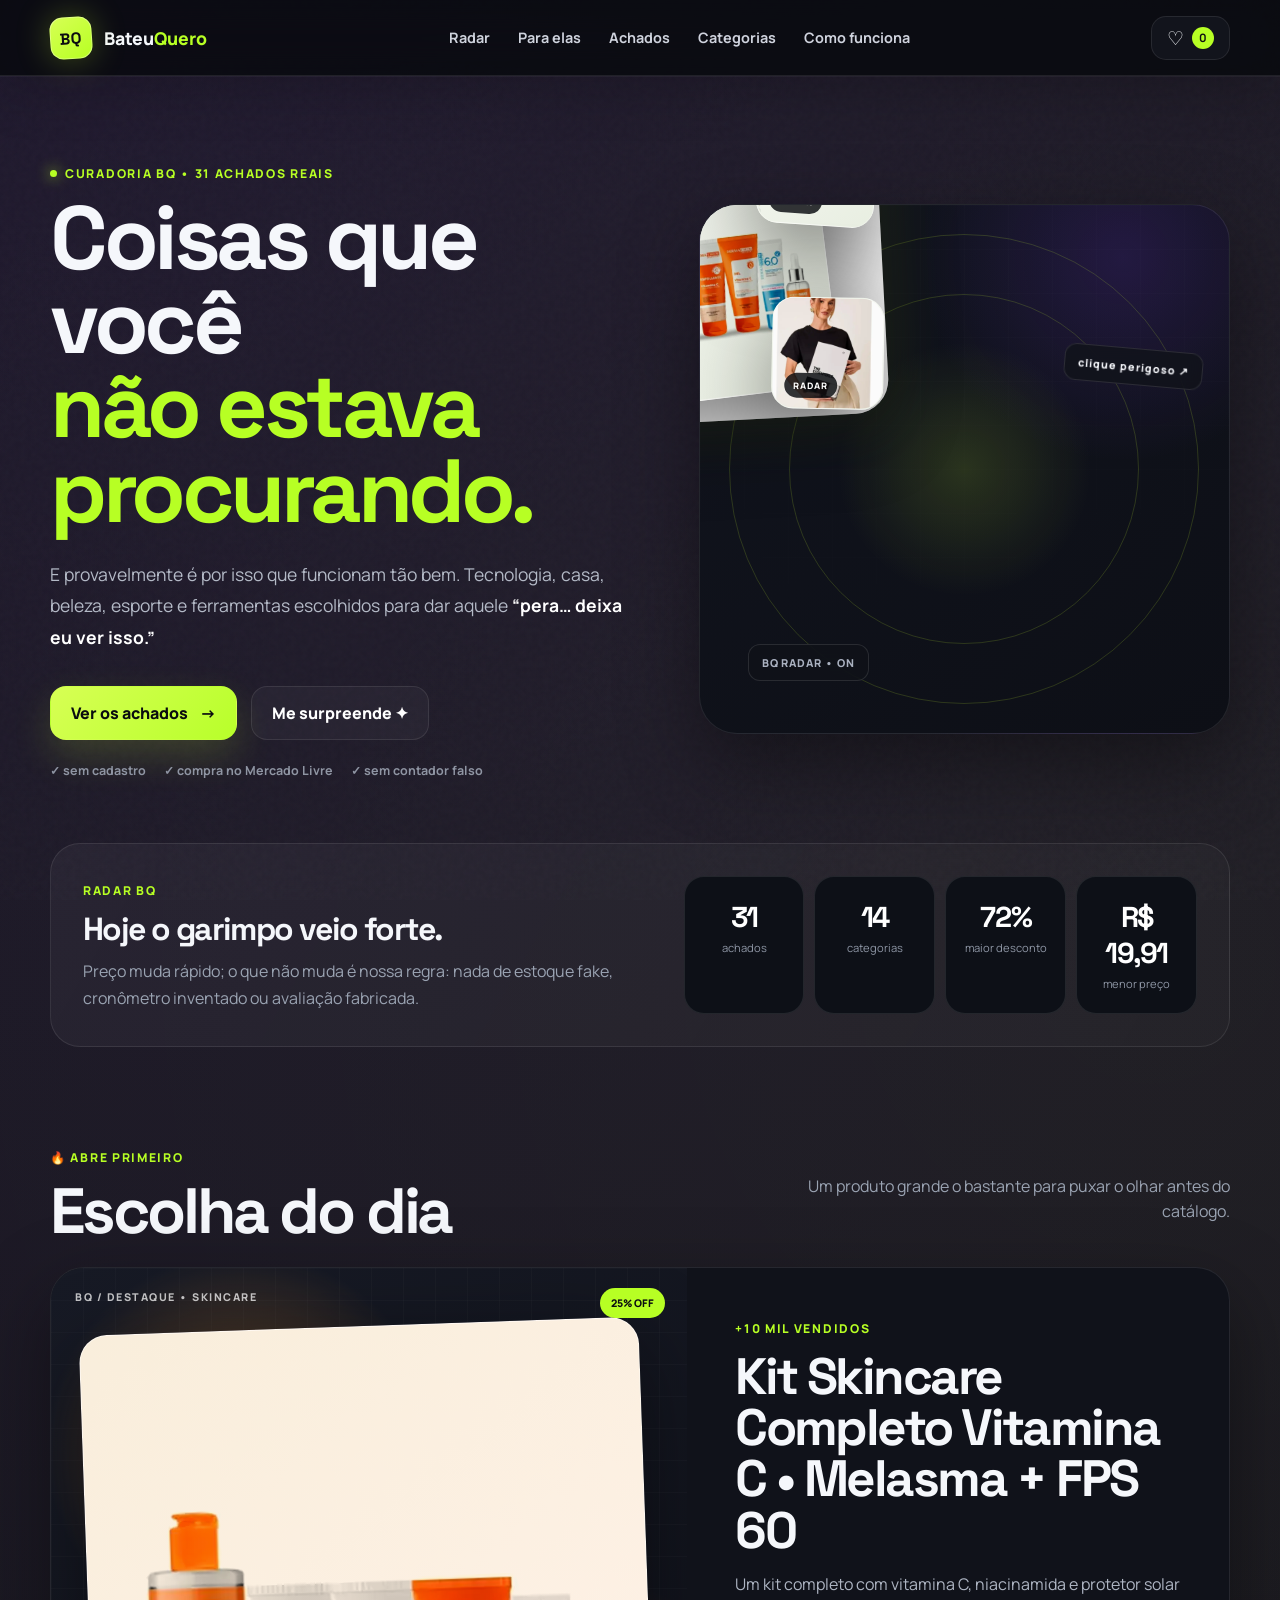
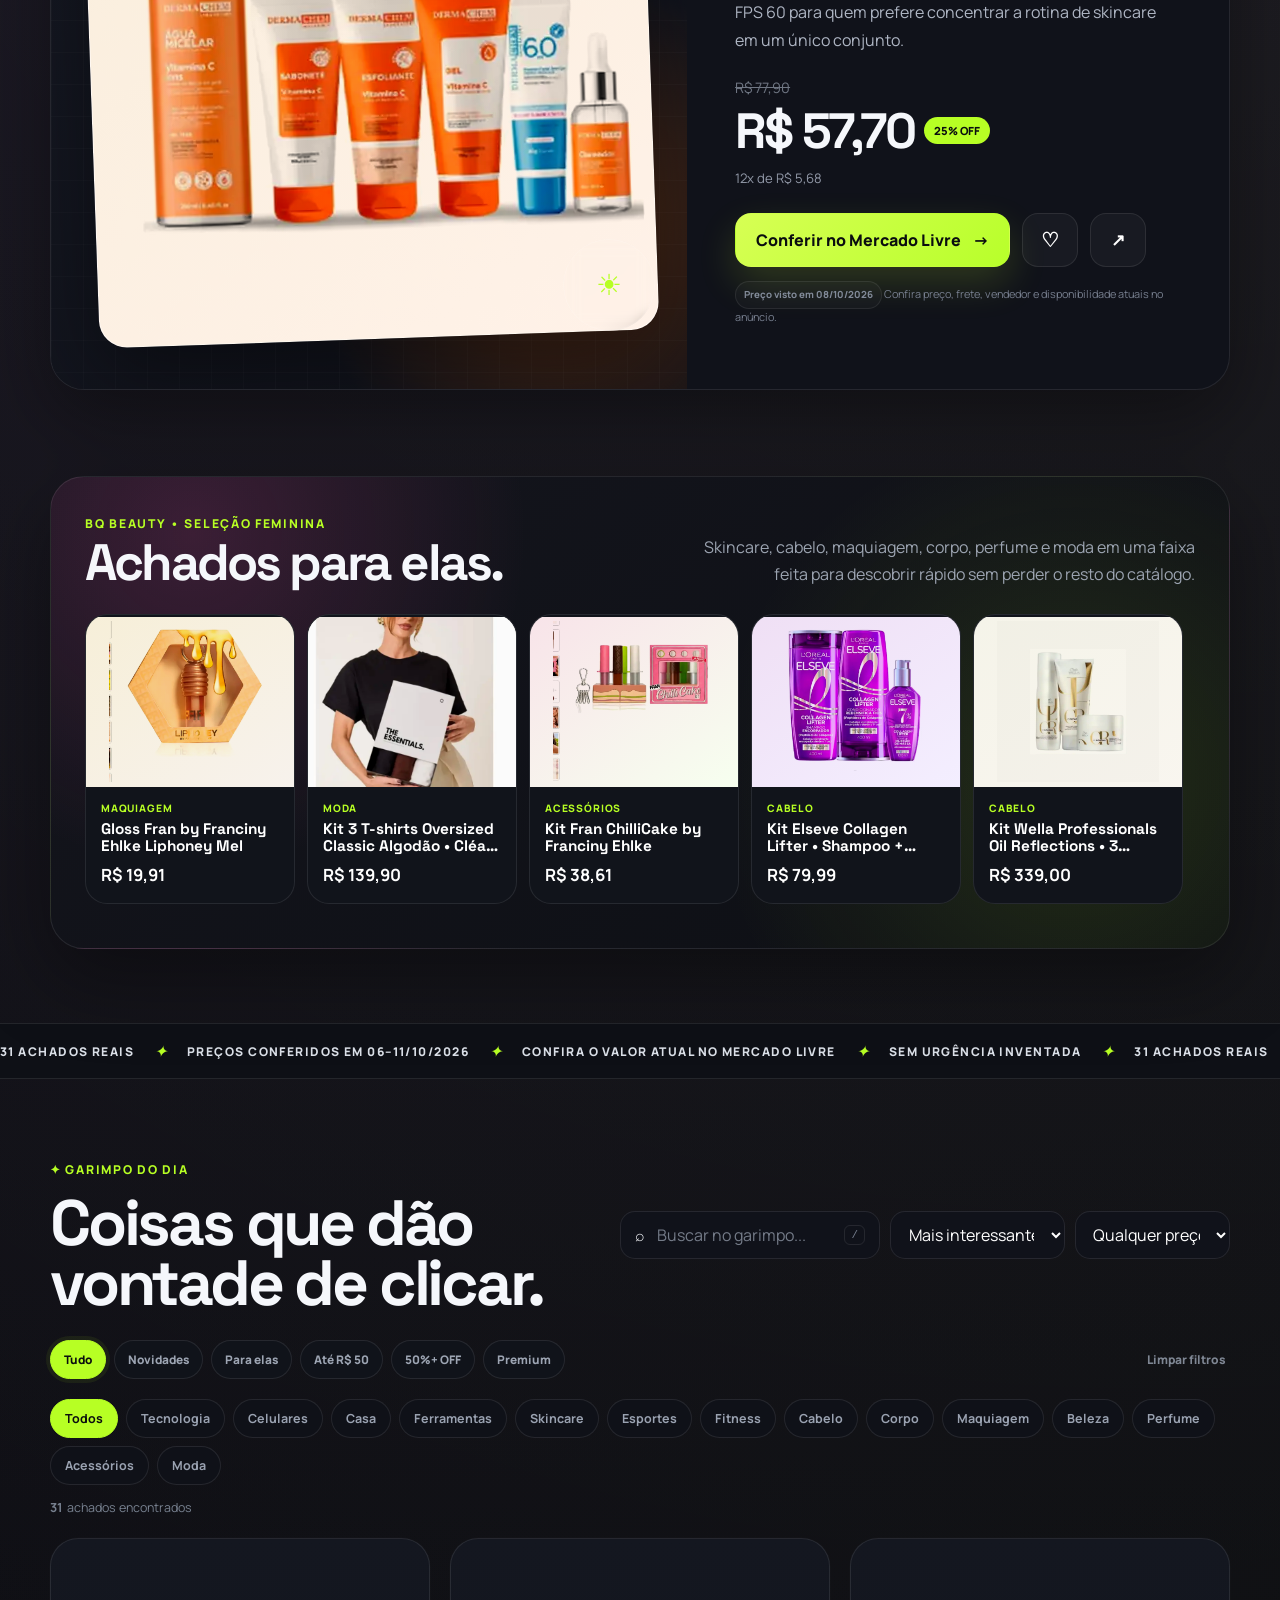
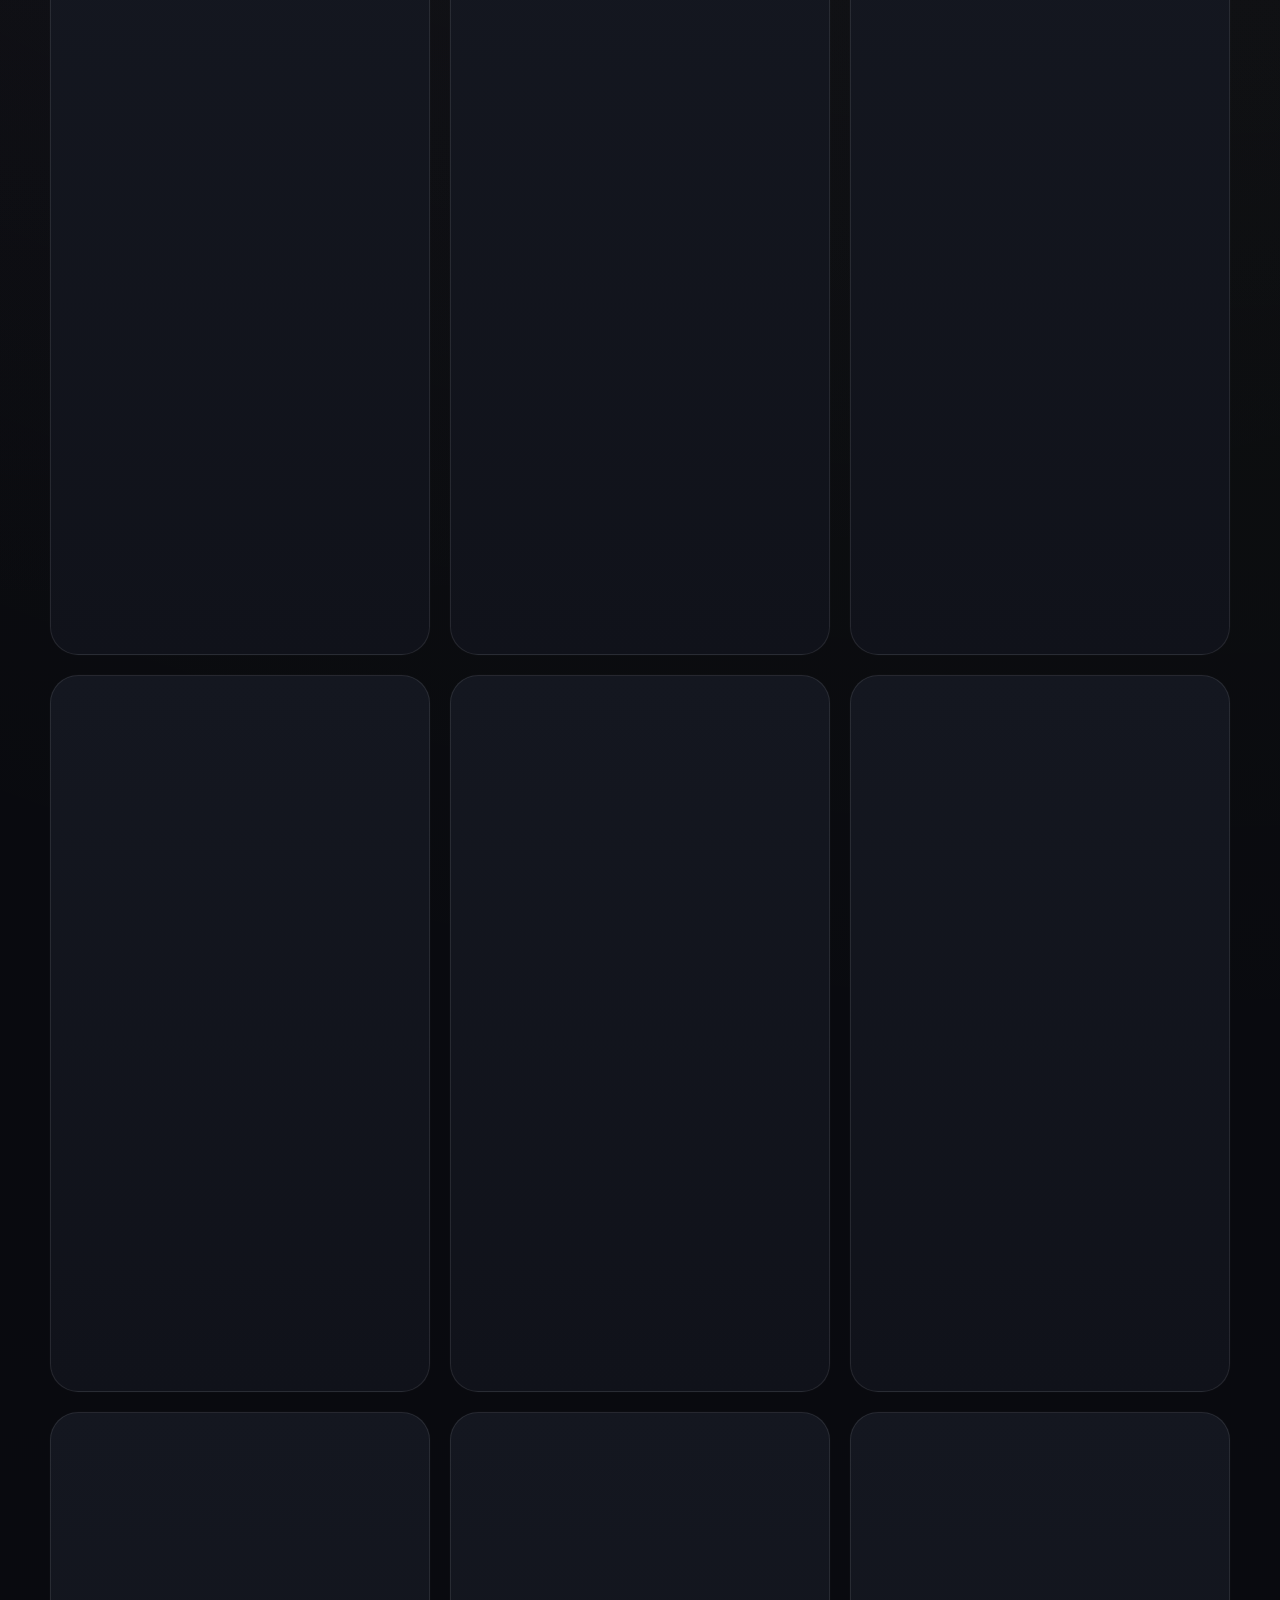
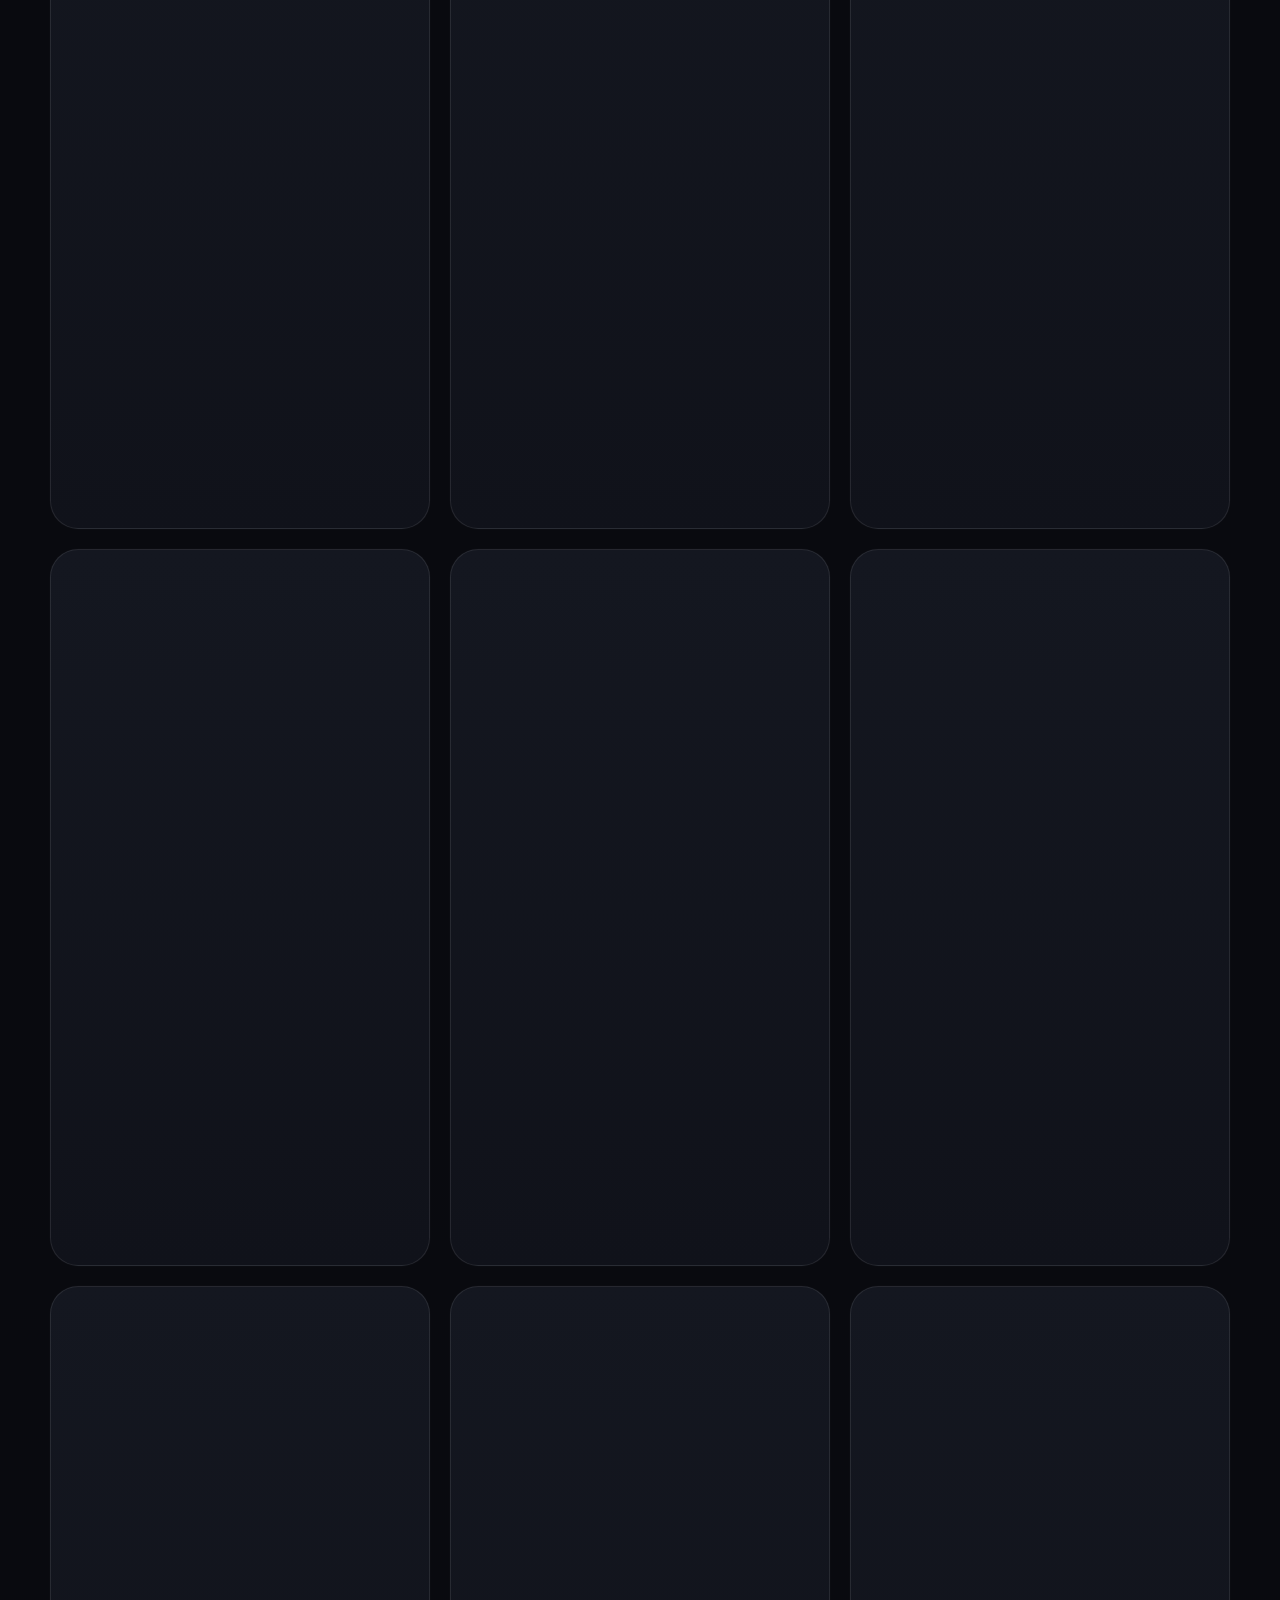
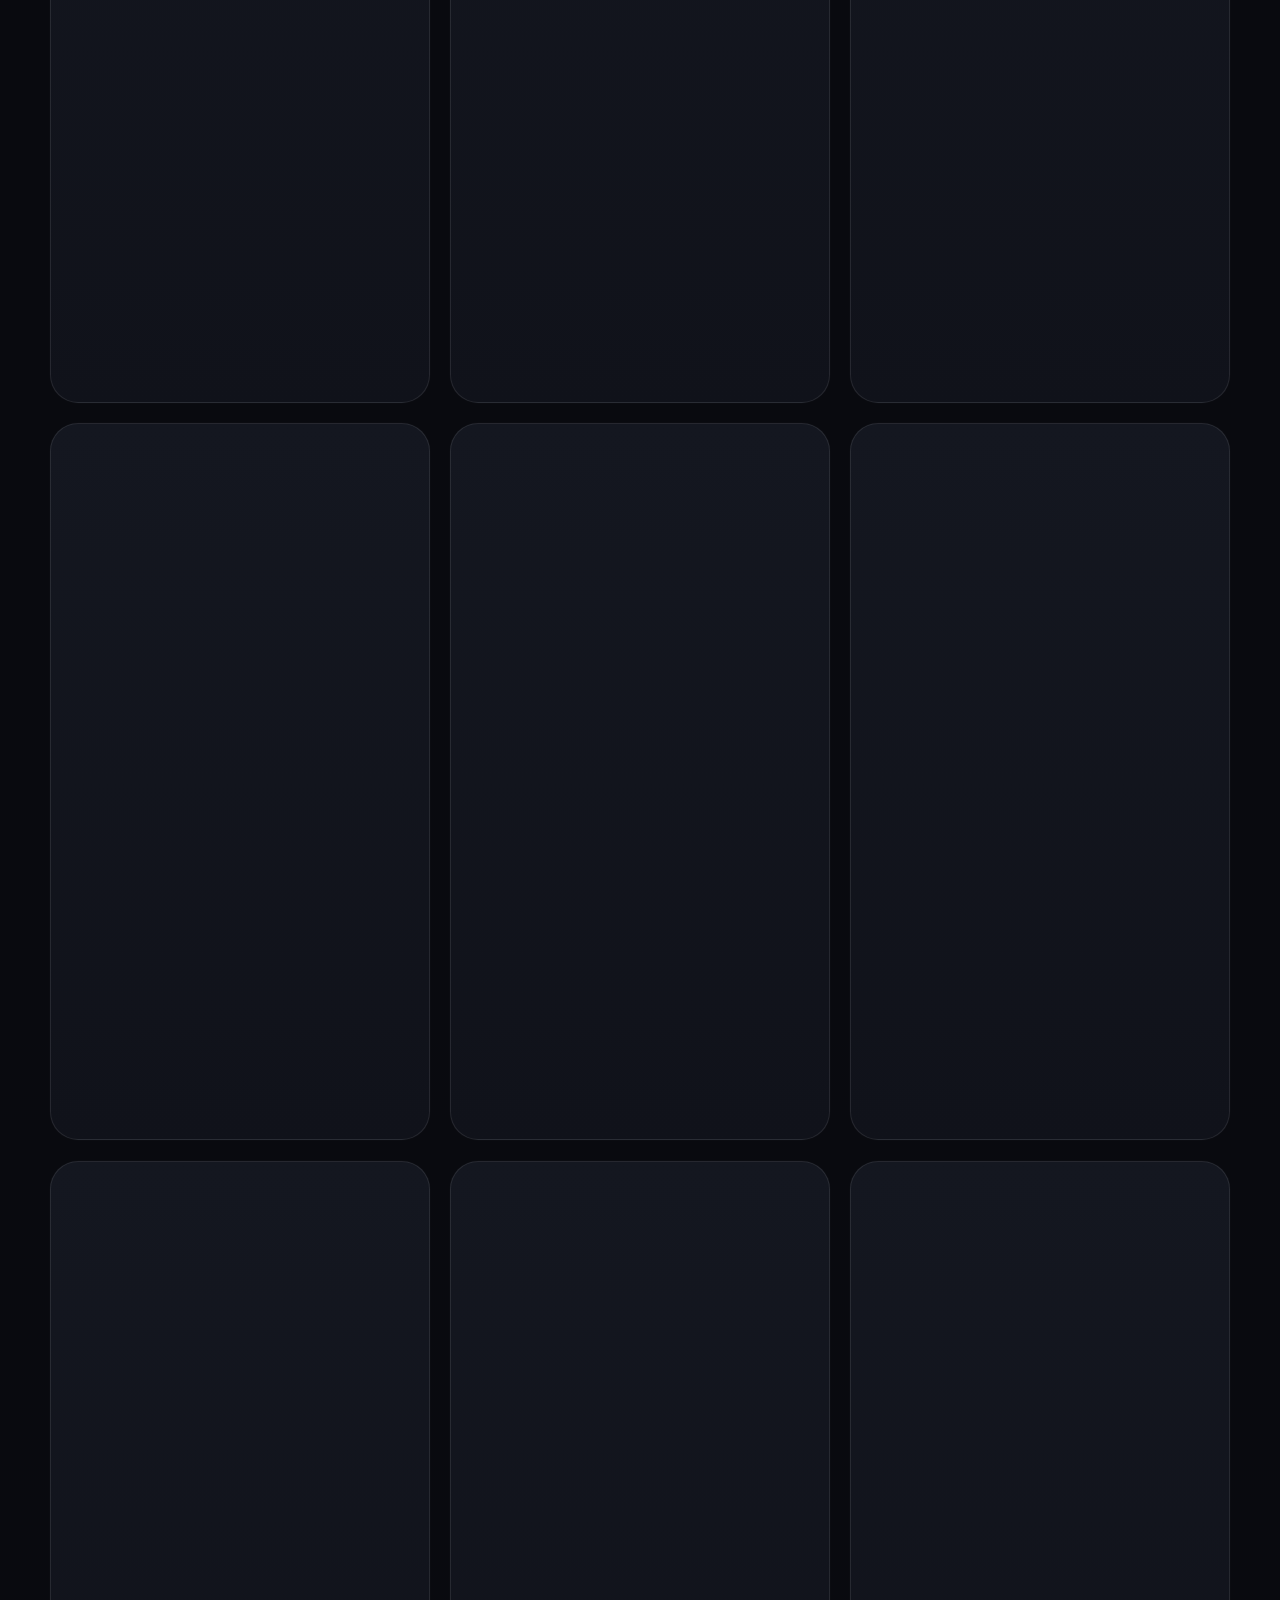
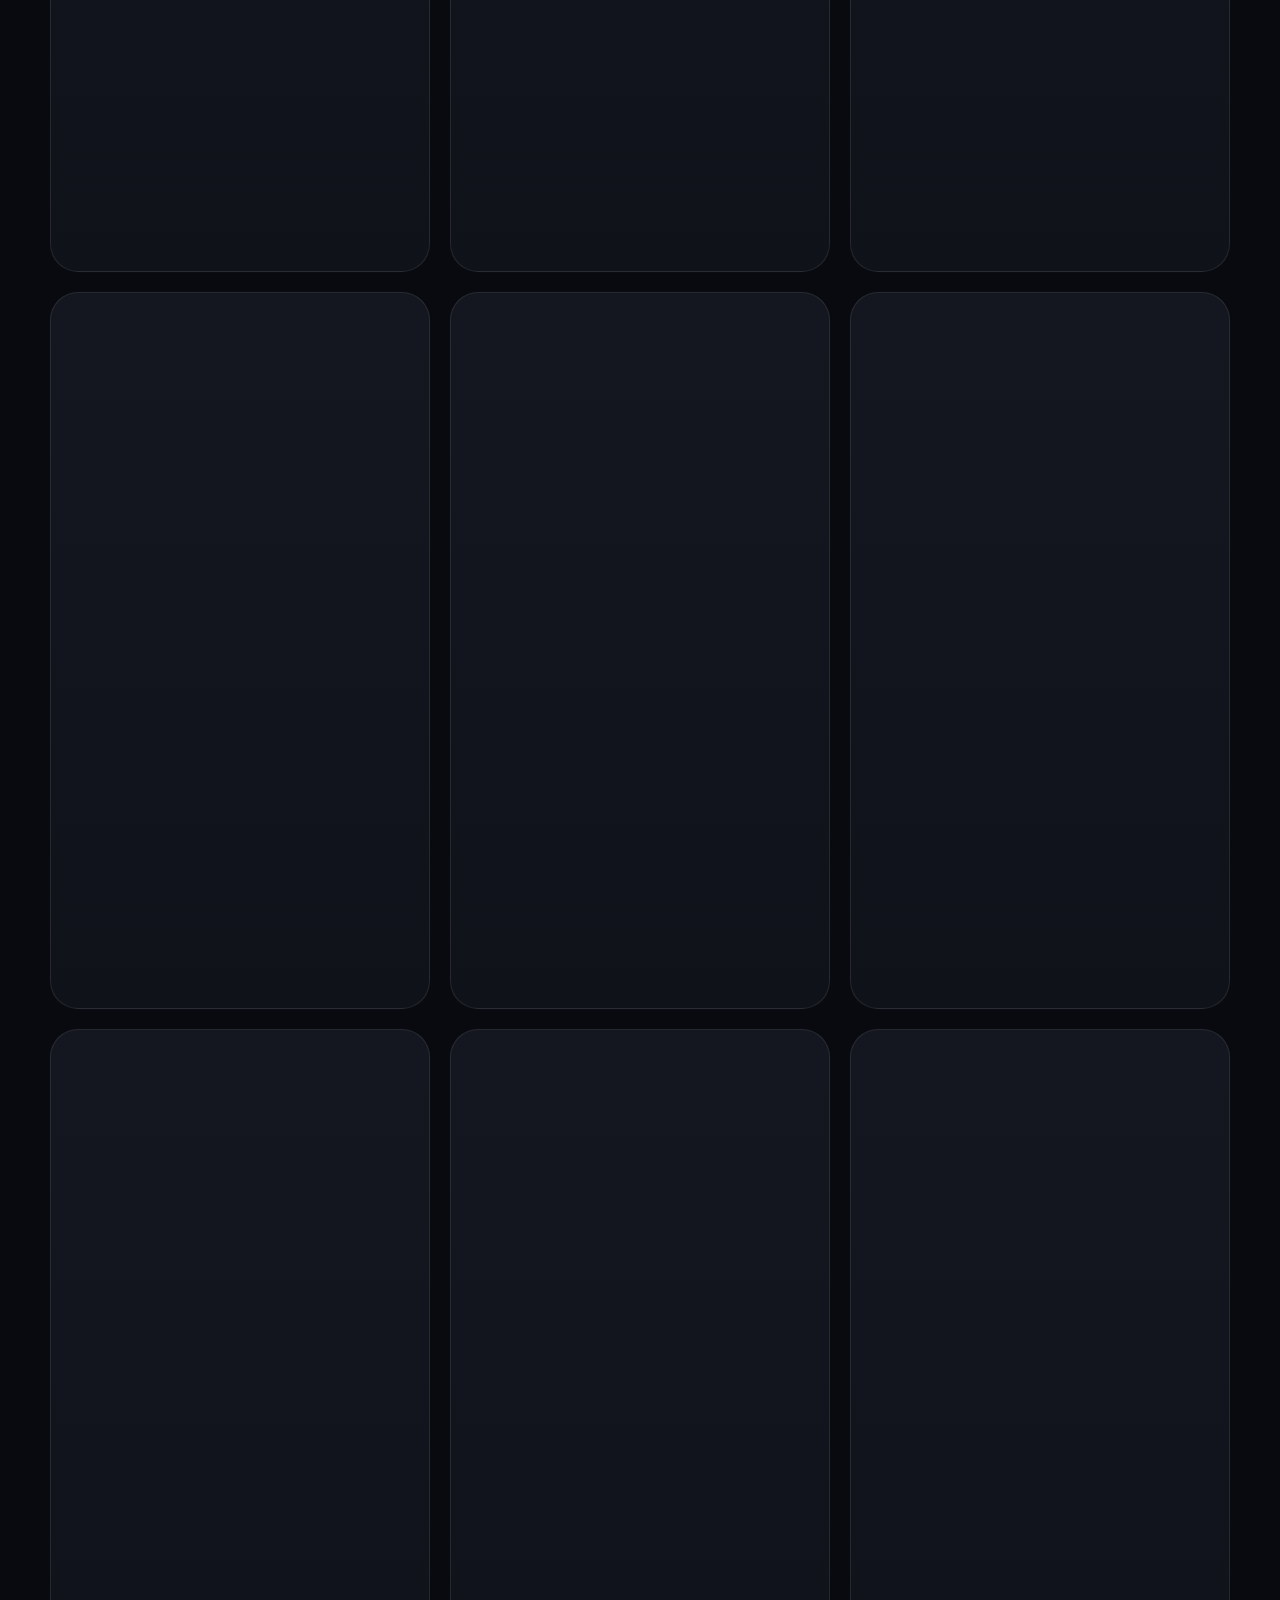
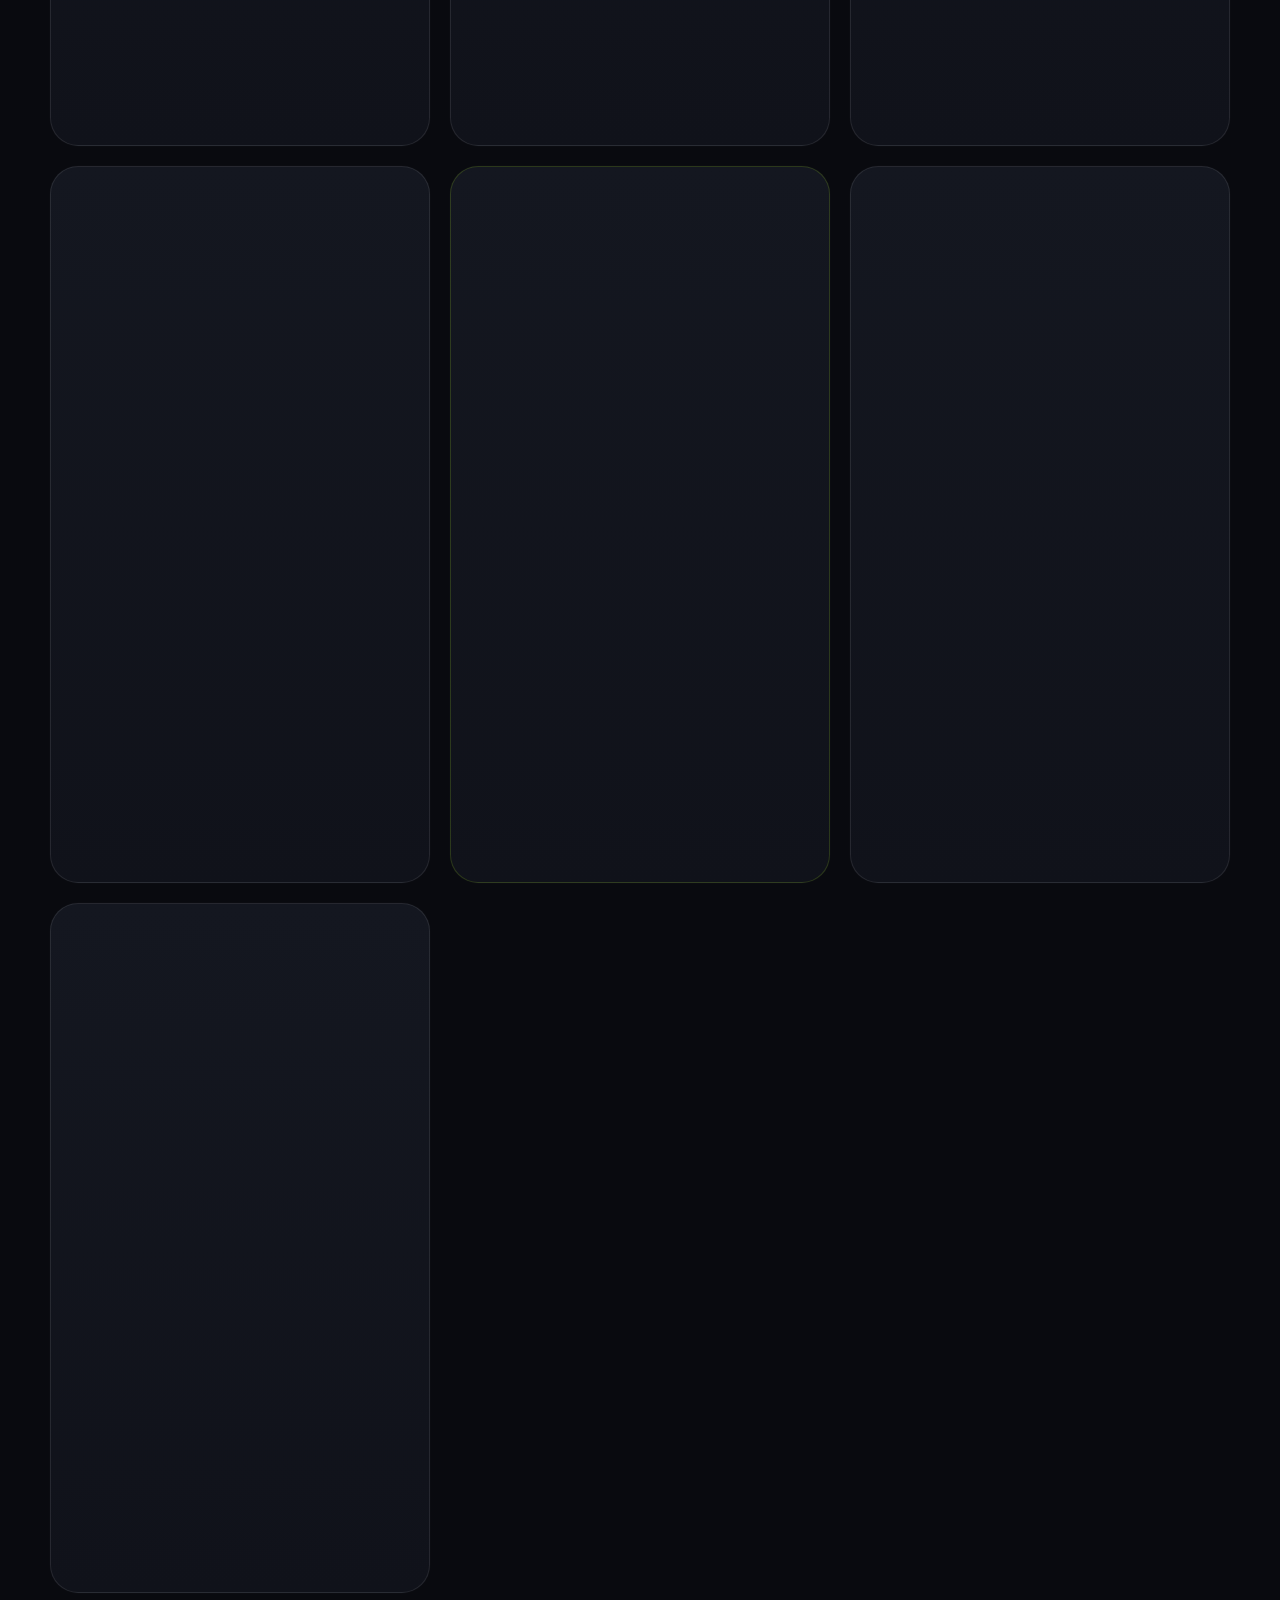
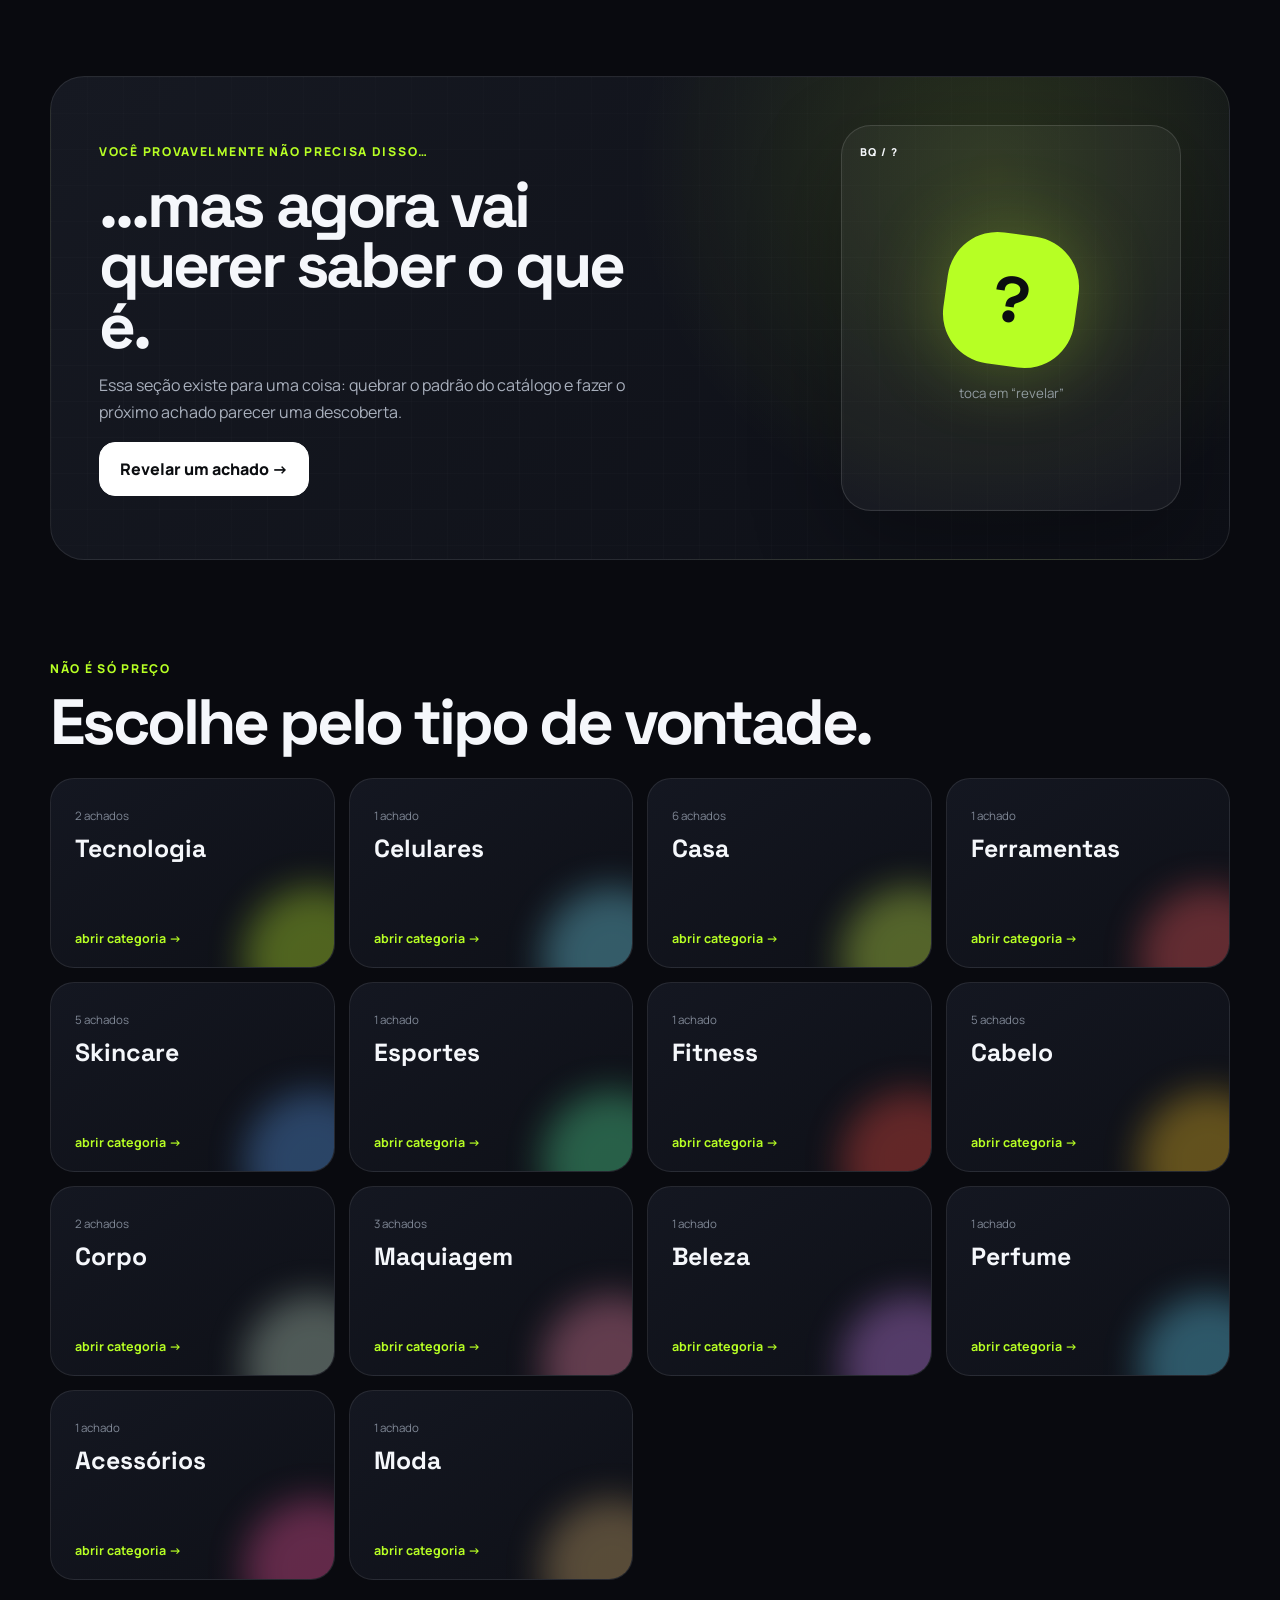
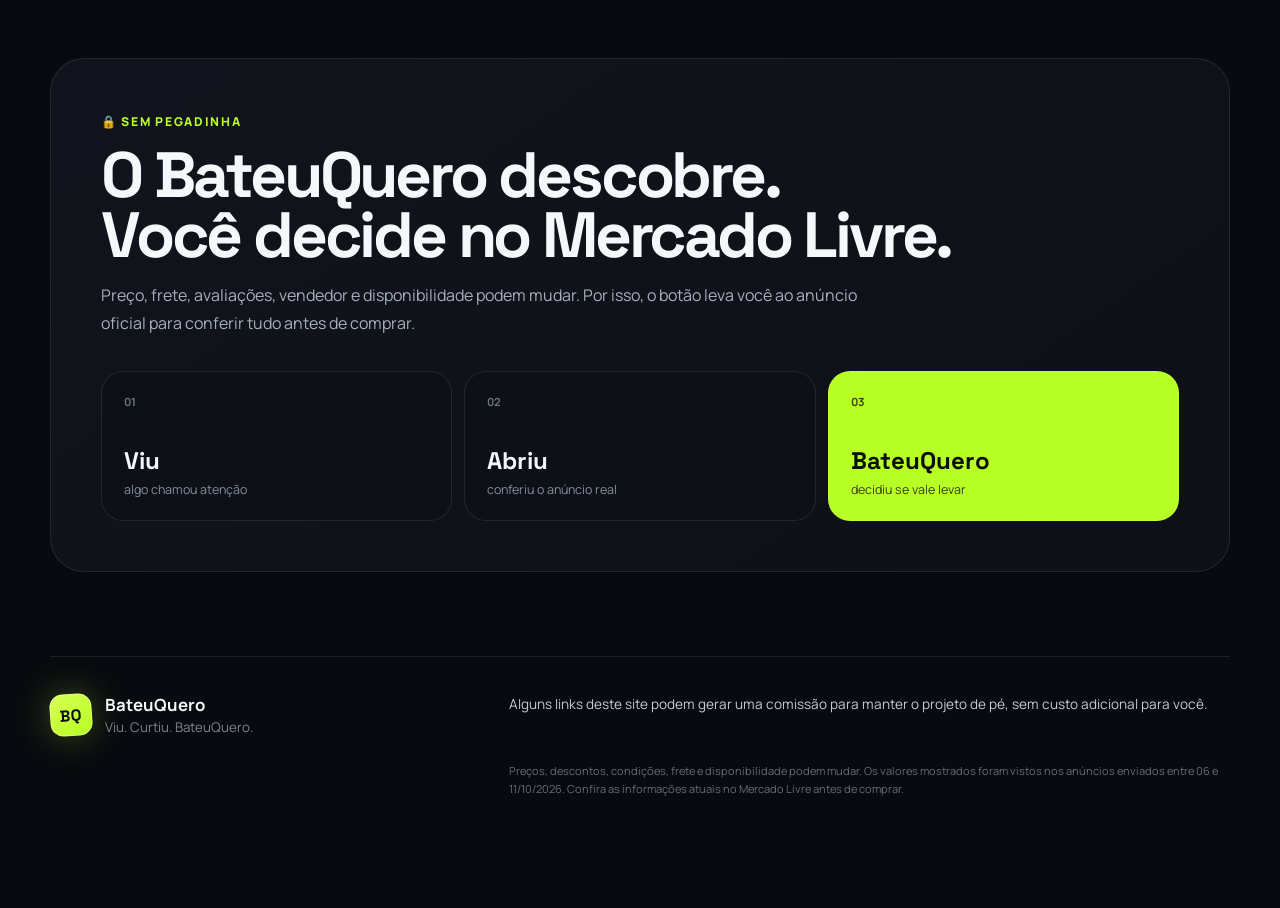
<file: index.html>
<!doctype html>
<html lang="pt-BR">
<head>
  <meta charset="utf-8">
  <meta name="viewport" content="width=device-width, initial-scale=1">
  <meta name="theme-color" content="#090a0f">
  <meta name="description" content="BateuQuero — achados que fazem você parar o scroll.">
  <meta name="robots" content="noindex, nofollow, noarchive, nosnippet, noimageindex">
  <meta name="googlebot" content="noindex, nofollow, noarchive, nosnippet, noimageindex">
  <title>BateuQuero — achados que dão vontade</title>
  <link rel="preconnect" href="https://fonts.googleapis.com">
  <link rel="preconnect" href="https://fonts.gstatic.com" crossorigin>
  <link href="https://fonts.googleapis.com/css2?family=Manrope:wght@400;500;600;700;800&family=Space+Grotesk:wght@500;600;700&display=swap" rel="stylesheet">
  <link rel="stylesheet" href="style.css?v=8">
</head>
<body>
  <div class="noise" aria-hidden="true"></div>
  <header class="topbar">
    <a class="brand" href="#top" aria-label="BateuQuero, início">
      <span class="brand-mark">BQ</span>
      <span class="brand-copy">Bateu<span>Quero</span></span>
    </a>
    <nav class="desktop-nav">
      <a href="#radar">Radar</a>
      <a href="#para-elas">Para elas</a>
      <a href="#achados">Achados</a>
      <a href="#categorias">Categorias</a>
      <a href="#como-funciona">Como funciona</a>
    </nav>
    <button class="favorite-pill" id="favTop" aria-label="Abrir favoritos">
      <span>♡</span><b id="favCount">0</b>
    </button>
  </header>

  <main id="top">
    <section class="hero section-shell">
      <div class="hero-copy">
        <span class="eyebrow"><i></i> curadoria BQ • 31 achados reais</span>
        <h1>Coisas que você<br><span>não estava procurando.</span></h1>
        <p class="hero-lead">E provavelmente é por isso que funcionam tão bem. Tecnologia, casa, beleza, esporte e ferramentas escolhidos para dar aquele <strong>“pera… deixa eu ver isso.”</strong></p>
        <div class="hero-actions">
          <a class="btn btn-primary" href="#achados">Ver os achados <span>→</span></a>
          <button class="btn btn-secondary" id="surpriseBtn">Me surpreende ✦</button>
        </div>
        <div class="hero-proof">
          <span>✓ sem cadastro</span>
          <span>✓ compra no Mercado Livre</span>
          <span>✓ sem contador falso</span>
        </div>
      </div>

      <div class="hero-art" aria-hidden="true">
        <div class="hero-gridlines"></div>
        <div class="hero-orbit orbit-1"></div>
        <div class="hero-orbit orbit-2"></div>
        <div class="hero-product" id="heroProductPreview"></div>
        <div class="hero-label label-a">ACHADO DO DIA</div>
        <div class="hero-label label-b">clique perigoso ↗</div>
        <div class="hero-label label-c">BQ RADAR • ON</div>
      </div>
    </section>

    <section class="radar section-shell" id="radar">
      <div class="radar-card">
        <div class="radar-intro">
          <span class="section-kicker">RADAR BQ</span>
          <h2>Hoje o garimpo veio forte.</h2>
          <p>Preço muda rápido; o que não muda é nossa regra: nada de estoque fake, cronômetro inventado ou avaliação fabricada.</p>
        </div>
        <div class="radar-stats">
          <div class="stat"><strong>31</strong><span>achados</span></div>
          <div class="stat"><strong>14</strong><span>categorias</span></div>
          <div class="stat"><strong>72%</strong><span>maior desconto</span></div>
          <div class="stat"><strong>R$ 19,91</strong><span>menor preço</span></div>
        </div>
      </div>
    </section>

    <section class="section-shell spotlight" id="destaque">
      <div class="section-head">
        <div>
          <span class="section-kicker">🔥 ABRE PRIMEIRO</span>
          <h2>Escolha do dia</h2>
        </div>
        <p>Um produto grande o bastante para puxar o olhar antes do catálogo.</p>
      </div>
      <div id="featuredProduct"></div>
    </section>


    <section class="section-shell beauty-edit" id="para-elas">
      <div class="beauty-edit-card">
        <div class="beauty-edit-head">
          <div>
            <span class="section-kicker">BQ BEAUTY • SELEÇÃO FEMININA</span>
            <h2>Achados para elas.</h2>
          </div>
          <p>Skincare, cabelo, maquiagem, corpo, perfume e moda em uma faixa feita para descobrir rápido sem perder o resto do catálogo.</p>
        </div>
        <div class="beauty-rail" id="beautyRail" aria-label="Seleção feminina"></div>
      </div>
    </section>

    <section class="ticker" aria-label="Informações rápidas">
      <div class="ticker-track">
        <span>31 ACHADOS REAIS</span><i>✦</i>
        <span>PREÇOS CONFERIDOS EM 06–11/10/2026</span><i>✦</i>
        <span>CONFIRA O VALOR ATUAL NO MERCADO LIVRE</span><i>✦</i>
        <span>SEM URGÊNCIA INVENTADA</span><i>✦</i>
        <span>31 ACHADOS REAIS</span><i>✦</i>
        <span>VOCÊ COMPRA DIRETO NO MARKETPLACE</span><i>✦</i>
      </div>
    </section>

    <section class="discovery section-shell" id="achados">
      <div class="section-head discovery-head">
        <div>
          <span class="section-kicker">✦ GARIMPO DO DIA</span>
          <h2>Coisas que dão vontade de clicar.</h2>
        </div>
        <div class="discovery-tools">
          <div class="searchbox">
            <span>⌕</span>
            <input id="searchInput" type="search" placeholder="Buscar no garimpo..." autocomplete="off">
            <kbd>/</kbd>
          </div>
          <select id="sortSelect" aria-label="Ordenar produtos">
            <option value="featured">Mais interessantes</option>
            <option value="new">Mais novos</option>
            <option value="discount">Maior desconto</option>
            <option value="low">Menor preço</option>
            <option value="high">Maior preço</option>
          </select>
          <select id="priceSelect" aria-label="Filtrar por preço">
            <option value="all">Qualquer preço</option>
            <option value="50">Até R$ 50</option>
            <option value="100">Até R$ 100</option>
            <option value="200">Até R$ 200</option>
            <option value="200plus">Acima de R$ 200</option>
          </select>
        </div>
      </div>

      <div class="filter-zone">
        <div class="quick-filters" id="quickFilters" aria-label="Filtros rápidos"></div>
        <button class="clear-filters" id="clearFiltersBtn">Limpar filtros</button>
      </div>
      <div class="chips" id="categoryChips"></div>
      <div class="result-line"><strong id="resultCount">31</strong> <span id="resultLabel">achados encontrados</span></div>
      <div class="product-grid" id="productGrid"></div>
      <div class="empty-state" id="emptyState" hidden>
        <strong>¯\_(ツ)_/¯</strong>
        <h3>Nada por aqui.</h3>
        <p>Tenta outra busca ou volta para “Todos”.</p>
      </div>
    </section>

    <section class="section-shell desire-strip">
      <div class="desire-copy">
        <span class="section-kicker">VOCÊ PROVAVELMENTE NÃO PRECISA DISSO…</span>
        <h2>…mas agora vai querer saber o que é.</h2>
        <p>Essa seção existe para uma coisa: quebrar o padrão do catálogo e fazer o próximo achado parecer uma descoberta.</p>
        <button class="btn btn-light" id="randomReveal">Revelar um achado →</button>
      </div>
      <div class="mystery-card" id="mysteryCard" aria-live="polite">
        <span class="mystery-index">BQ / ?</span>
        <div class="mystery-orb">?</div>
        <small>toca em “revelar”</small>
      </div>
    </section>

    <section class="section-shell category-showcase" id="categorias">
      <div class="section-head">
        <div>
          <span class="section-kicker">NÃO É SÓ PREÇO</span>
          <h2>Escolhe pelo tipo de vontade.</h2>
        </div>
      </div>
      <div class="category-cards" id="categoryCards"></div>
    </section>

    <section class="section-shell trust-section" id="como-funciona">
      <div class="trust-card">
        <span class="section-kicker">🔒 SEM PEGADINHA</span>
        <h2>O BateuQuero descobre.<br>Você decide no Mercado Livre.</h2>
        <p>Preço, frete, avaliações, vendedor e disponibilidade podem mudar. Por isso, o botão leva você ao anúncio oficial para conferir tudo antes de comprar.</p>
        <div class="trust-steps">
          <div><b>01</b><strong>Viu</strong><span>algo chamou atenção</span></div>
          <div><b>02</b><strong>Abriu</strong><span>conferiu o anúncio real</span></div>
          <div class="accent"><b>03</b><strong>BateuQuero</strong><span>decidiu se vale levar</span></div>
        </div>
      </div>
    </section>
  </main>

  <footer class="section-shell">
    <div class="footer-brand">
      <span class="brand-mark">BQ</span>
      <div><strong>BateuQuero</strong><small>Viu. Curtiu. BateuQuero.</small></div>
    </div>
    <p class="affiliate-note">Alguns links deste site podem gerar uma comissão para manter o projeto de pé, sem custo adicional para você.</p>
    <p class="fineprint">Preços, descontos, condições, frete e disponibilidade podem mudar. Os valores mostrados foram vistos nos anúncios enviados entre 06 e 11/10/2026. Confira as informações atuais no Mercado Livre antes de comprar.</p>
  </footer>

  <nav class="mobile-nav" aria-label="Navegação mobile">
    <a href="#top"><span>⌂</span><small>Início</small></a>
    <a href="#achados"><span>🔥</span><small>Achados</small></a>
    <button id="mobileSearchBtn"><span>⌕</span><small>Buscar</small></button>
    <button id="favMobile"><span>♡</span><small>Salvos</small></button>
  </nav>

  <dialog class="modal" id="productModal">
    <button class="modal-close" id="modalClose" aria-label="Fechar">×</button>
    <div id="modalContent"></div>
  </dialog>

  <div class="toast" id="toast" role="status" aria-live="polite"></div>
  <script src="products.js?v=8"></script>
  <script src="app.js?v=8"></script>
</body>
</html>
</file>
<file: style.css>
:root{
  --bg:#090a0f;
  --panel:#11131b;
  --panel-2:#151823;
  --text:#f5f7fb;
  --muted:#9ba2b3;
  --line:rgba(255,255,255,.09);
  --acid:#cbff32;
  --acid-2:#9dff47;
  --shadow:0 28px 80px rgba(0,0,0,.38);
  --radius:28px;
}
*{box-sizing:border-box}
html{scroll-behavior:smooth}
body{
  margin:0;
  background:
    radial-gradient(circle at 15% 0%, rgba(124,58,237,.14), transparent 28%),
    radial-gradient(circle at 90% 7%, rgba(203,255,50,.08), transparent 26%),
    var(--bg);
  color:var(--text);
  font-family:"Manrope",sans-serif;
  min-height:100vh;
}
a{color:inherit;text-decoration:none}
button,input,select{font:inherit}
button{color:inherit}
.noise{
  position:fixed;inset:0;pointer-events:none;z-index:-1;opacity:.18;
  background-image:url("data:image/svg+xml,%3Csvg viewBox='0 0 200 200' xmlns='http://www.w3.org/2000/svg'%3E%3Cfilter id='n'%3E%3CfeTurbulence type='fractalNoise' baseFrequency='.8' numOctaves='4' stitchTiles='stitch'/%3E%3C/filter%3E%3Crect width='100%25' height='100%25' filter='url(%23n)' opacity='.12'/%3E%3C/svg%3E");
}
.section-shell{width:min(1180px,calc(100% - 40px));margin-inline:auto}
.topbar{
  position:sticky;top:0;z-index:40;
  height:76px;padding:0 max(24px,calc((100vw - 1180px)/2));
  display:flex;align-items:center;justify-content:space-between;
  background:rgba(9,10,15,.8);backdrop-filter:blur(18px);
  border-bottom:1px solid var(--line);
}
.brand{display:flex;align-items:center;gap:12px;font-weight:800}
.brand-mark{
  width:42px;height:42px;border-radius:13px;
  display:grid;place-items:center;
  background:linear-gradient(145deg,#d7ff55,#b7ff22);
  color:#0b0d10;font-family:"Space Grotesk";font-weight:700;
  box-shadow:0 0 34px rgba(203,255,50,.28),inset 0 0 0 1px rgba(255,255,255,.35);
  transform:rotate(-4deg);
}
.brand-copy{font-size:1.1rem}
.brand-copy span{color:var(--acid)}
.desktop-nav{display:flex;gap:28px}
.desktop-nav a{font-size:.9rem;font-weight:700;color:#cfd3dd;transition:.2s}
.desktop-nav a:hover{color:#fff}
.favorite-pill{
  display:flex;align-items:center;gap:8px;
  min-width:68px;height:44px;padding:0 15px;border-radius:15px;
  border:1px solid var(--line);background:#12141c;cursor:pointer;
}
.favorite-pill span{font-size:1.2rem}
.favorite-pill b{
  width:22px;height:22px;border-radius:999px;display:grid;place-items:center;
  background:var(--acid);color:#0d0f10;font-size:.72rem;
}
.hero{
  min-height:670px;padding:84px 0 58px;
  display:grid;grid-template-columns:1.05fr .95fr;gap:62px;align-items:center;
}
.eyebrow,.section-kicker{
  display:inline-flex;align-items:center;gap:8px;
  font-size:.76rem;font-weight:800;letter-spacing:.14em;text-transform:uppercase;
  color:var(--acid);
}
.eyebrow i{width:7px;height:7px;border-radius:50%;background:var(--acid);box-shadow:0 0 14px var(--acid)}
.hero h1,.section-head h2,.radar-intro h2,.desire-copy h2,.trust-card h2{
  font-family:"Space Grotesk",sans-serif;
  margin:14px 0 0;letter-spacing:-.05em;line-height:.94;
}
.hero h1{font-size:clamp(3.4rem,7vw,6.6rem);max-width:820px}
.hero h1 span{color:var(--acid)}
.hero-lead{
  color:#b4bac7;font-size:1.1rem;line-height:1.8;max-width:720px;margin:26px 0 0;
}
.hero-lead strong{color:#fff}
.hero-actions{display:flex;gap:14px;margin-top:32px;flex-wrap:wrap}
.btn{
  min-height:54px;padding:0 20px;border-radius:16px;border:1px solid var(--line);
  display:inline-flex;align-items:center;justify-content:center;gap:12px;
  font-weight:800;cursor:pointer;transition:.22s ease;
}
.btn:hover{transform:translateY(-2px)}
.btn-primary{
  background:linear-gradient(135deg,#d7ff54,#b8ff2a);
  color:#0a0d0f;border-color:transparent;
  box-shadow:0 16px 38px rgba(203,255,50,.16);
}
.btn-secondary{background:rgba(255,255,255,.035);color:#fff}
.btn-light{background:#fff;color:#0b0d10;border-color:#fff}
.hero-proof{display:flex;gap:18px;flex-wrap:wrap;margin-top:22px;color:#8f95a3;font-size:.78rem;font-weight:700}
.hero-art{
  position:relative;min-height:530px;border:1px solid var(--line);
  border-radius:38px;overflow:hidden;
  background:
    radial-gradient(circle at 50% 50%,rgba(203,255,50,.14),transparent 34%),
    radial-gradient(circle at 80% 10%,rgba(124,58,237,.18),transparent 32%),
    linear-gradient(145deg,#11141e,#0d0f16);
  box-shadow:var(--shadow);
}
.hero-gridlines{
  position:absolute;inset:0;opacity:.23;
  background-image:linear-gradient(rgba(255,255,255,.08) 1px,transparent 1px),linear-gradient(90deg,rgba(255,255,255,.08) 1px,transparent 1px);
  background-size:44px 44px;mask-image:linear-gradient(to bottom,rgba(0,0,0,.8),transparent);
}
.hero-orbit{position:absolute;border:1px solid rgba(203,255,50,.16);border-radius:50%;inset:50%;transform:translate(-50%,-50%)}
.orbit-1{width:350px;height:350px}
.orbit-2{width:470px;height:470px}
.hero-product{
  position:absolute;left:50%;top:50%;transform:translate(-50%,-50%);
  width:62%;aspect-ratio:1;border-radius:34px;overflow:hidden;
  background:white;box-shadow:0 22px 70px rgba(0,0,0,.35),0 0 70px rgba(203,255,50,.12);
  rotate:-3deg;
}
.hero-product img{width:100%;height:100%;object-fit:contain;padding:8%;display:block}
.hero-label{
  position:absolute;padding:10px 13px;border-radius:12px;border:1px solid rgba(255,255,255,.11);
  background:rgba(16,18,25,.78);backdrop-filter:blur(14px);font-size:.68rem;font-weight:800;letter-spacing:.09em;
}
.label-a{left:7%;top:11%;color:var(--acid)}
.label-b{right:5%;top:27%;transform:rotate(5deg)}
.label-c{left:9%;bottom:10%;color:#aab1c0}
.radar{padding:6px 0 64px}
.radar-card{
  display:grid;grid-template-columns:1.1fr 1fr;gap:36px;align-items:center;
  border:1px solid var(--line);border-radius:30px;padding:32px;
  background:linear-gradient(120deg,rgba(255,255,255,.045),rgba(255,255,255,.018));
}
.radar-intro h2{font-size:2rem}
.radar-intro p{color:var(--muted);line-height:1.7;max-width:620px;margin:14px 0 0}
.radar-stats{display:grid;grid-template-columns:repeat(4,1fr);gap:10px}
.stat{
  padding:22px 12px;border-radius:20px;border:1px solid var(--line);
  background:#0d1017;text-align:center;
}
.stat strong{display:block;font-family:"Space Grotesk";font-size:1.8rem;color:#fff;letter-spacing:-.05em}
.stat span{display:block;color:#8e96a5;font-size:.7rem;margin-top:5px}
.spotlight{padding:34px 0 70px}
.section-head{display:flex;justify-content:space-between;align-items:end;gap:28px;margin-bottom:26px}
.section-head h2{font-size:clamp(2.2rem,5vw,4rem)}
.section-head>p{max-width:430px;color:var(--muted);line-height:1.6;text-align:right}
.featured-card{
  position:relative;overflow:hidden;display:grid;grid-template-columns:1.08fr .92fr;
  min-height:480px;border-radius:34px;border:1px solid var(--line);
  background:#10121a;box-shadow:var(--shadow);
}
.featured-media{
  position:relative;padding:34px;overflow:hidden;
  background:
    radial-gradient(circle at 30% 25%,color-mix(in srgb,var(--a) 38%,transparent),transparent 28%),
    radial-gradient(circle at 80% 78%,color-mix(in srgb,var(--b) 30%,transparent),transparent 34%),
    linear-gradient(145deg,#171a25,#0f1119);
}
.featured-media:before,.product-stage:before{
  content:"";position:absolute;inset:0;opacity:.28;
  background-image:linear-gradient(rgba(255,255,255,.08) 1px,transparent 1px),linear-gradient(90deg,rgba(255,255,255,.08) 1px,transparent 1px);
  background-size:32px 32px;
}
.visual-code{
  position:absolute;left:24px;top:22px;z-index:3;
  font-size:.67rem;font-weight:800;letter-spacing:.14em;color:rgba(255,255,255,.72);
}
.visual-chip{
  position:absolute;right:22px;top:20px;z-index:3;
  padding:8px 11px;border-radius:999px;background:var(--acid);color:#0b0d10;font-size:.66rem;font-weight:900;
}
.featured-shot{
  position:absolute;inset:12% 10%;z-index:2;border-radius:30px;background:#fff;
  box-shadow:0 28px 90px rgba(0,0,0,.45);transform:rotate(-2deg);
  overflow:hidden;border:1px solid rgba(255,255,255,.45);
}
.featured-shot img{width:100%;height:100%;object-fit:cover;object-position:center;padding:0;display:block;transform:scale(1.08);transition:transform .35s ease,filter .35s ease;filter:saturate(1.04) contrast(1.02)}
.featured-deco{
  position:absolute;right:5%;bottom:8%;z-index:3;
  width:92px;height:92px;border-radius:50%;border:1px solid rgba(255,255,255,.16);
  display:grid;place-items:center;font-family:"Space Grotesk";font-size:1.8rem;color:var(--acid);backdrop-filter:blur(8px);
}
.featured-info{padding:52px 48px;display:flex;flex-direction:column;justify-content:center}
.featured-info h3{font-family:"Space Grotesk";font-size:clamp(2rem,4vw,3.8rem);line-height:1;letter-spacing:-.05em;margin:14px 0}
.featured-info .hook{color:#aeb5c3;line-height:1.75;margin:0;max-width:560px}
.price-stack{margin-top:24px}
.old-price{display:block;color:#6f7683;text-decoration:line-through;font-size:.9rem}
.price-row{display:flex;align-items:center;gap:10px;flex-wrap:wrap;margin-top:2px}
.price-row strong{font-family:"Space Grotesk";font-size:clamp(2.1rem,4vw,3.1rem);letter-spacing:-.05em}
.discount-pill{padding:6px 10px;border-radius:999px;background:var(--acid);color:#0a0d0f;font-size:.7rem;font-weight:900}
.installments{display:block;margin-top:7px;color:#9299a8;font-size:.82rem}
.product-actions{display:flex;gap:12px;margin-top:26px}
.icon-save{width:56px;padding:0;font-size:1.25rem}
.price-note{font-size:.68rem;color:#777f8f;line-height:1.5;margin-top:14px}
.ticker{overflow:hidden;border-block:1px solid var(--line);background:#0e1016}
.ticker-track{width:max-content;display:flex;align-items:center;gap:20px;padding:16px 0;animation:ticker 28s linear infinite}
.ticker-track span{font-size:.75rem;font-weight:800;letter-spacing:.12em;color:#dbe0e8}
.ticker-track i{color:var(--acid)}
@keyframes ticker{to{transform:translateX(-50%)}}
.discovery{padding:78px 0}
.discovery-head{align-items:center}
.discovery-tools{display:flex;gap:10px;align-items:center}
.searchbox{
  height:48px;min-width:300px;border:1px solid var(--line);border-radius:15px;
  display:flex;align-items:center;gap:10px;padding:0 14px;background:#10121a;
}
.searchbox input{flex:1;background:transparent;border:0;outline:0;color:#fff;min-width:0}
.searchbox input::placeholder{color:#747b88}
.searchbox kbd{font-size:.68rem;color:#777f8f;border:1px solid var(--line);padding:3px 6px;border-radius:6px}
#sortSelect{
  height:48px;border-radius:15px;border:1px solid var(--line);background:#10121a;color:#fff;padding:0 14px;outline:0;
}
.chips{display:flex;gap:8px;flex-wrap:wrap;margin:20px 0 10px}
.chip{
  padding:10px 14px;border-radius:999px;border:1px solid var(--line);
  background:#0f1118;color:#9aa2b1;font-weight:700;font-size:.78rem;cursor:pointer;transition:.18s;
}
.chip:hover,.chip.active{color:#0b0e0f;background:var(--acid);border-color:var(--acid)}
.result-line{color:#77808f;font-size:.78rem;margin:14px 0 22px}
.product-grid{display:grid;grid-template-columns:repeat(3,1fr);gap:18px}
.product-card{
  position:relative;overflow:hidden;border:1px solid var(--line);border-radius:28px;
  background:linear-gradient(180deg,#141720,#10121a);transition:.25s ease;
}
.product-card:hover{transform:translateY(-5px);border-color:rgba(255,255,255,.16);box-shadow:0 26px 70px rgba(0,0,0,.28)}
.product-stage{
  position:relative;aspect-ratio:1.05/1;overflow:hidden;padding:22px;
  background:
    radial-gradient(circle at 20% 15%,color-mix(in srgb,var(--a) 30%,transparent),transparent 28%),
    radial-gradient(circle at 83% 78%,color-mix(in srgb,var(--b) 26%,transparent),transparent 35%),
    #151824;
}
.stage-top{position:absolute;left:18px;right:18px;top:16px;z-index:5;display:flex;justify-content:space-between;align-items:center;gap:8px}
.tag{
  display:inline-flex;align-items:center;max-width:70%;padding:8px 10px;border-radius:999px;
  background:rgba(12,14,20,.82);border:1px solid rgba(255,255,255,.1);
  backdrop-filter:blur(10px);font-size:.62rem;font-weight:900;letter-spacing:.05em;text-transform:uppercase;
}
.tag.acid{background:var(--acid);color:#0a0d0f;border:0;white-space:nowrap}
.stage-label{
  position:absolute;left:18px;bottom:17px;z-index:5;font-size:.58rem;font-weight:800;letter-spacing:.16em;color:rgba(255,255,255,.55);
}
.stage-symbol{
  position:absolute;right:18px;bottom:14px;z-index:5;
  width:34px;height:34px;border-radius:50%;border:1px solid rgba(255,255,255,.13);display:grid;place-items:center;color:var(--acid);
}
.product-shot{
  position:absolute;z-index:2;inset:10% 4% 8%;overflow:hidden;
  border-radius:22px;background:#f4f5f7;box-shadow:0 20px 54px rgba(0,0,0,.34);
  transition:.3s ease;
}
.product-shot img{width:100%;height:100%;object-fit:cover;object-position:center;padding:0;display:block;transform:scale(1.12);transition:transform .35s ease,filter .35s ease;filter:saturate(1.04) contrast(1.025)}
.product-card:hover .product-shot{transform:scale(1.018) rotate(-.5deg)}
.product-card:hover .product-shot img{transform:scale(1.17)}
.product-body{padding:22px}
.product-category{font-size:.67rem;font-weight:800;letter-spacing:.1em;color:#7f8898;text-transform:uppercase}
.product-title{font-family:"Space Grotesk";font-size:1.22rem;line-height:1.12;letter-spacing:-.035em;margin:8px 0 0}
.product-short{color:#a5adba;line-height:1.55;font-size:.84rem;min-height:2.6em;margin:13px 0 0}
.product-card .price-stack{margin-top:18px}
.product-card .price-row strong{font-size:1.65rem}
.card-actions{display:flex;gap:9px;margin-top:18px}
.card-actions .btn{min-height:48px;padding-inline:16px;font-size:.82rem;flex:1}
.card-actions .icon-save{flex:0 0 48px}
.desire-strip{
  margin-top:4px;margin-bottom:78px;
  min-height:390px;padding:48px;border-radius:34px;border:1px solid var(--line);
  display:grid;grid-template-columns:1fr .8fr;gap:48px;align-items:center;
  background:
    radial-gradient(circle at 80% 20%,rgba(203,255,50,.14),transparent 35%),
    linear-gradient(135deg,#161922,#0d0f16);
  overflow:hidden;position:relative;
}
.desire-strip:before{
  content:"";position:absolute;inset:0;opacity:.12;
  background-image:linear-gradient(rgba(255,255,255,.12) 1px,transparent 1px),linear-gradient(90deg,rgba(255,255,255,.12) 1px,transparent 1px);
  background-size:36px 36px;
}
.desire-copy,.mystery-card{position:relative;z-index:2}
.desire-copy h2{font-size:clamp(2.4rem,5vw,4.6rem)}
.desire-copy p{max-width:650px;color:#a8afbc;line-height:1.7}
.mystery-card{
  width:min(340px,100%);aspect-ratio:.88;margin-left:auto;border-radius:30px;border:1px solid rgba(255,255,255,.12);
  background:rgba(255,255,255,.04);display:flex;flex-direction:column;align-items:center;justify-content:center;gap:18px;overflow:hidden;
  box-shadow:0 30px 90px rgba(0,0,0,.3);
}
.mystery-card.revealed{background:#fff;color:#0b0d10}
.mystery-card img{width:100%;height:100%;object-fit:contain;padding:8%}
.mystery-index{position:absolute;top:18px;left:18px;font-size:.68rem;font-weight:900;letter-spacing:.12em}
.mystery-orb{
  width:132px;height:132px;border-radius:38%;display:grid;place-items:center;font-family:"Space Grotesk";font-size:4rem;font-weight:700;
  color:#0b0d10;background:var(--acid);box-shadow:0 0 80px rgba(203,255,50,.28);transform:rotate(8deg);
}
.mystery-card small{color:#8e96a5}
.category-showcase{padding:18px 0 78px}
.category-cards{display:grid;grid-template-columns:repeat(4,1fr);gap:14px}
.category-card{
  min-height:190px;padding:24px;border-radius:24px;border:1px solid var(--line);
  background:linear-gradient(145deg,#141721,#0e1017);position:relative;overflow:hidden;cursor:pointer;transition:.22s;
}
.category-card:hover{transform:translateY(-3px);border-color:rgba(255,255,255,.17)}
.category-card:after{content:"";position:absolute;width:140px;height:140px;border-radius:50%;right:-50px;bottom:-60px;background:var(--glow);filter:blur(18px);opacity:.35}
.category-card span{font-size:.72rem;color:#7f8795}
.category-card h3{font-family:"Space Grotesk";font-size:1.55rem;margin:8px 0 0}
.category-card b{position:absolute;bottom:20px;left:24px;color:var(--acid);font-size:.78rem}
.trust-section{padding:0 0 84px}
.trust-card{
  border:1px solid var(--line);border-radius:34px;padding:50px;
  background:linear-gradient(145deg,#11141c,#0e1016);
}
.trust-card h2{font-size:clamp(2.2rem,5vw,4.4rem)}
.trust-card>p{max-width:760px;color:#a8afbd;line-height:1.75}
.trust-steps{display:grid;grid-template-columns:repeat(3,1fr);gap:12px;margin-top:34px}
.trust-steps>div{
  min-height:150px;padding:22px;border:1px solid var(--line);border-radius:22px;background:#0d1017;
  display:flex;flex-direction:column;
}
.trust-steps b{color:#69717f;font-size:.7rem}
.trust-steps strong{font-family:"Space Grotesk";font-size:1.5rem;margin-top:auto}
.trust-steps span{color:#858d9a;font-size:.78rem;margin-top:5px}
.trust-steps .accent{background:var(--acid);color:#0b0d0f}
.trust-steps .accent b,.trust-steps .accent span{color:#39410f}
footer{
  padding:36px 0 110px;border-top:1px solid var(--line);
  display:grid;grid-template-columns:.75fr 1.25fr;gap:26px;align-items:start;
}
.footer-brand{display:flex;gap:13px;align-items:center}
.footer-brand strong{display:block;font-size:1.05rem}
.footer-brand small{display:block;color:#7c8492;margin-top:2px}
.affiliate-note{margin:0;color:#c6cbd4;font-size:.85rem;line-height:1.65}
.fineprint{grid-column:2;color:#656d7b;font-size:.69rem;line-height:1.6;margin:0}
.mobile-nav{display:none}
.modal{
  width:min(920px,calc(100% - 28px));max-height:88vh;border:1px solid var(--line);border-radius:30px;padding:0;
  background:#10131a;color:#fff;box-shadow:0 40px 120px rgba(0,0,0,.6);overflow:auto;
}
.modal::backdrop{background:rgba(0,0,0,.74);backdrop-filter:blur(8px)}
.modal-close{
  position:sticky;float:right;top:14px;right:14px;z-index:10;width:42px;height:42px;border-radius:50%;
  border:1px solid var(--line);background:#171a22;color:#fff;font-size:1.45rem;cursor:pointer;
}
.modal-grid{display:grid;grid-template-columns:.95fr 1.05fr;min-height:590px}
.modal-media{
  min-height:590px;padding:34px;position:relative;overflow:hidden;
  background:
    radial-gradient(circle at 20% 15%,color-mix(in srgb,var(--a) 32%,transparent),transparent 30%),
    radial-gradient(circle at 80% 80%,color-mix(in srgb,var(--b) 28%,transparent),transparent 34%),
    #151823;
}
.modal-media:before{content:"";position:absolute;inset:0;opacity:.2;background-image:linear-gradient(rgba(255,255,255,.09) 1px,transparent 1px),linear-gradient(90deg,rgba(255,255,255,.09) 1px,transparent 1px);background-size:30px 30px}
.modal-shot{position:absolute;inset:12%;z-index:2;border-radius:28px;background:#fff;overflow:hidden;box-shadow:0 22px 70px rgba(0,0,0,.35)}
.modal-shot img{width:100%;height:100%;object-fit:cover;object-position:center;padding:0;transform:scale(1.08);filter:saturate(1.03) contrast(1.02)}
.modal-info{padding:52px 42px;display:flex;flex-direction:column;justify-content:center}
.modal-info h3{font-family:"Space Grotesk";font-size:2.7rem;letter-spacing:-.05em;line-height:1;margin:12px 0}
.modal-info .hook{color:#aab1be;line-height:1.7}
.reason-list{display:grid;gap:8px;padding:0;margin:20px 0 0;list-style:none}
.reason-list li{font-size:.84rem;color:#d5d9e1;padding-left:22px;position:relative}
.reason-list li:before{content:"✓";position:absolute;left:0;color:var(--acid);font-weight:900}
.toast{
  position:fixed;left:50%;bottom:28px;transform:translate(-50%,20px);opacity:0;z-index:90;
  padding:12px 18px;border-radius:999px;background:#fff;color:#111;font-weight:800;font-size:.82rem;transition:.22s;pointer-events:none;
}
.toast.show{opacity:1;transform:translate(-50%,0)}
.empty-state{text-align:center;padding:70px 20px;color:#8e96a4}
.empty-state strong{font-size:2rem}

@media(max-width:1020px){
  .hero{grid-template-columns:1fr;padding-top:62px}
  .hero-art{min-height:480px}
  .radar-card{grid-template-columns:1fr}
  .product-grid{grid-template-columns:repeat(2,1fr)}
  .category-cards{grid-template-columns:repeat(2,1fr)}
  .featured-card{grid-template-columns:1fr}
  .featured-media{min-height:470px}
  .desire-strip{grid-template-columns:1fr}
  .mystery-card{margin:0}
  .modal-grid{grid-template-columns:1fr}
  .modal-media{min-height:420px}
}
@media(max-width:760px){
  body{padding-bottom:88px}
  .section-shell{width:min(100% - 24px,1180px)}
  .topbar{height:68px;padding:0 14px}
  .desktop-nav{display:none}
  .brand-mark{width:38px;height:38px}
  .brand-copy{font-size:1rem}
  .favorite-pill{min-width:58px;height:40px;padding:0 11px}
  .hero{min-height:auto;padding:52px 0 34px;gap:38px}
  .hero h1{font-size:clamp(3.2rem,15vw,5.3rem)}
  .hero-lead{font-size:1rem;line-height:1.7}
  .hero-actions{display:grid;grid-template-columns:1fr}
  .btn{width:100%}
  .hero-proof{gap:11px}
  .hero-art{min-height:390px;border-radius:28px}
  .hero-product{width:72%}
  .label-b{top:18%}
  .radar{padding-bottom:42px}
  .radar-card{padding:22px;border-radius:24px}
  .radar-stats{grid-template-columns:repeat(2,1fr)}
  .spotlight{padding-top:20px}
  .section-head{align-items:flex-start;flex-direction:column;margin-bottom:20px}
  .section-head>p{text-align:left}
  .featured-card{border-radius:26px}
  .featured-media{min-height:380px;padding:20px}
  .featured-shot{inset:15% 7% 11%}
  .featured-info{padding:30px 22px}
  .featured-info h3{font-size:2.35rem}
  .product-actions{display:grid;grid-template-columns:1fr 54px}
  .product-actions .icon-save{width:54px}
  .discovery{padding:58px 0}
  .discovery-tools{width:100%;display:grid;grid-template-columns:1fr}
  .searchbox{min-width:0;width:100%}
  #sortSelect{width:100%}
  .chips{overflow-x:auto;flex-wrap:nowrap;padding-bottom:6px;scrollbar-width:none}
  .chip{white-space:nowrap}
  .product-grid{grid-template-columns:1fr;gap:15px}
  .product-card{border-radius:25px}
  .product-stage{aspect-ratio:1.12/1}
  .product-shot{inset:10% 4% 8%}
  .product-title{font-size:1.35rem}
  .product-short{min-height:auto}
  .card-actions{grid-template-columns:1fr 48px;display:grid}
  .desire-strip{padding:30px 22px;border-radius:28px;margin-bottom:58px}
  .desire-copy h2{font-size:2.8rem}
  .mystery-card{width:100%;aspect-ratio:1.1}
  .category-cards{grid-template-columns:1fr}
  .trust-card{padding:30px 22px;border-radius:28px}
  .trust-steps{grid-template-columns:1fr}
  footer{grid-template-columns:1fr;padding-bottom:35px}
  .fineprint{grid-column:1}
  .modal{width:calc(100% - 18px);border-radius:24px}
  .modal-media{min-height:360px}
  .modal-info{padding:30px 22px}
  .modal-info h3{font-size:2.15rem}
  .mobile-nav{
    position:fixed;left:12px;right:12px;bottom:12px;z-index:80;
    height:72px;padding:8px;border-radius:24px;border:1px solid rgba(255,255,255,.12);
    background:rgba(14,16,23,.88);backdrop-filter:blur(18px);
    display:grid;grid-template-columns:repeat(4,1fr);box-shadow:0 20px 60px rgba(0,0,0,.35);
  }
  .mobile-nav a,.mobile-nav button{
    border:0;background:transparent;color:#9aa2b0;display:flex;flex-direction:column;align-items:center;justify-content:center;gap:2px;cursor:pointer
  }
  .mobile-nav span{font-size:1.2rem}
  .mobile-nav small{font-size:.67rem;font-weight:700}
}
@media(max-width:430px){
  .hero h1{font-size:3.1rem}
  .hero-art{min-height:340px}
  .hero-label{font-size:.58rem}
  .radar-stats{gap:8px}
  .stat strong{font-size:1.5rem}
  .featured-media{min-height:330px}
  .featured-info h3{font-size:2rem}
  .now-price{font-size:1.8rem}
}

/* =========================================================
   BATEUQUERO V7 — vitrine, imagens, filtros e mobile
   ========================================================= */
:root{--acid:#b7ff24;--acid-soft:#d9ff87;--panel:#11141c;--panel-2:#151925;--muted:#9aa3b2}

.topbar{backdrop-filter:blur(18px) saturate(1.2);background:rgba(9,10,15,.86);box-shadow:0 1px 0 rgba(255,255,255,.04),0 18px 50px rgba(0,0,0,.16)}

/* Hero: mais produto, menos vazio */
.hero-art{isolation:isolate}
.hero-product{position:absolute;inset:8% 5% 5%;z-index:2;pointer-events:none}
.hero-preview-item{position:absolute;margin:0;overflow:hidden;border:1px solid rgba(255,255,255,.16);background:linear-gradient(145deg,#f8faf5,#e8eee1);box-shadow:0 32px 90px rgba(0,0,0,.5);transition:.3s}
.hero-preview-item img{width:100%;height:100%;display:block;object-fit:contain;padding:2%;filter:saturate(1.06) contrast(1.025)}
.hero-preview-item.isolated img{mix-blend-mode:multiply}
.hero-preview-item.photo img{object-fit:cover;padding:0;mix-blend-mode:normal}
.hero-preview-item figcaption{position:absolute;left:12px;bottom:10px;padding:6px 9px;border-radius:999px;background:rgba(8,10,14,.82);color:#fff;font-size:.56rem;font-weight:900;letter-spacing:.12em;text-transform:uppercase}
.preview-1{inset:9% 17% 7% 7%;border-radius:28px;transform:rotate(-4deg)}
.preview-2{width:36%;height:38%;right:0;top:4%;border-radius:22px;transform:rotate(7deg)}
.preview-3{width:34%;height:34%;right:1%;bottom:2%;border-radius:22px;transform:rotate(4deg)}

/* Featured visual */
.featured-meta{display:flex;align-items:center;gap:9px;flex-wrap:wrap}
.new-pill{display:inline-flex;padding:6px 9px;border-radius:999px;background:rgba(183,255,36,.12);border:1px solid rgba(183,255,36,.34);color:var(--acid);font-size:.63rem;font-weight:900;letter-spacing:.09em}
.featured-shot,.modal-shot,.product-shot{background:linear-gradient(145deg,color-mix(in srgb,var(--a) 13%,#f8faf5),color-mix(in srgb,var(--b) 9%,#fff));border:1px solid rgba(255,255,255,.5)}
.featured-shot img,.modal-shot img,.product-shot img{width:100%;height:100%;display:block;transition:transform .35s ease,filter .35s ease}
.featured-shot.isolated img,.modal-shot.isolated img,.product-shot.isolated img{object-fit:contain;object-position:center;padding:1.5%;mix-blend-mode:multiply;transform:scale(1.08);filter:saturate(1.06) contrast(1.035)}
.featured-shot.photo img,.modal-shot.photo img,.product-shot.photo img{object-fit:cover;object-position:center;padding:0;mix-blend-mode:normal;transform:scale(1.025);filter:saturate(1.04) contrast(1.025)}
.product-card:hover .product-shot.isolated img{transform:scale(1.14)}
.product-card:hover .product-shot.photo img{transform:scale(1.075)}
.featured-shot{inset:8% 6% 7%;border-radius:28px}
.product-shot{inset:9% 4% 8%;border-radius:22px}
.modal-shot{inset:8%;border-radius:26px}

/* BQ Beauty / Para elas */
.beauty-edit{padding:16px 0 74px}
.beauty-edit-card{position:relative;overflow:hidden;border:1px solid var(--line);border-radius:34px;padding:34px;background:radial-gradient(circle at 12% 12%,rgba(255,77,177,.17),transparent 30%),radial-gradient(circle at 87% 65%,rgba(183,255,36,.12),transparent 34%),linear-gradient(145deg,#14151d,#0d0f14);box-shadow:var(--shadow)}
.beauty-edit-head{display:flex;align-items:end;justify-content:space-between;gap:24px;margin-bottom:24px}
.beauty-edit-head h2{font-family:"Space Grotesk";font-size:clamp(2rem,4vw,3.5rem);letter-spacing:-.055em;margin:6px 0 0;line-height:.95}
.beauty-edit-head p{max-width:520px;color:#9ca4b1;line-height:1.65;margin:0;text-align:right}
.beauty-rail{display:grid;grid-auto-flow:column;grid-auto-columns:minmax(210px,260px);gap:12px;overflow-x:auto;padding:3px 2px 10px;scroll-snap-type:x proximity;scrollbar-width:thin}
.beauty-mini{scroll-snap-align:start;text-align:left;padding:0;border:1px solid rgba(255,255,255,.09);background:#11141b;color:#fff;border-radius:22px;overflow:hidden;cursor:pointer;transition:.22s;min-height:290px}
.beauty-mini:hover{transform:translateY(-4px);border-color:rgba(183,255,36,.34);box-shadow:0 20px 50px rgba(0,0,0,.3)}
.beauty-mini-media{height:170px;display:block;overflow:hidden;background:linear-gradient(145deg,color-mix(in srgb,var(--a) 13%,#f7f8f3),color-mix(in srgb,var(--b) 8%,#fff))}
.beauty-mini-media img{width:100%;height:100%;display:block;object-fit:contain;padding:2%;filter:saturate(1.05) contrast(1.025)}
.beauty-mini-media.isolated img{mix-blend-mode:multiply}
.beauty-mini-media.photo img{object-fit:cover;padding:0}
.beauty-mini-copy{display:grid;gap:5px;padding:14px 15px 16px}
.beauty-mini-copy small{color:var(--acid);font-size:.64rem;font-weight:900;letter-spacing:.08em;text-transform:uppercase}
.beauty-mini-copy strong{font-family:"Space Grotesk";font-size:.96rem;line-height:1.15;display:-webkit-box;-webkit-line-clamp:2;-webkit-box-orient:vertical;overflow:hidden}
.beauty-mini-copy b{font-size:1.05rem;margin-top:3px}

/* Filtros rápidos */
.filter-zone{display:flex;align-items:center;justify-content:space-between;gap:14px;margin:20px 0 10px}
.quick-filters{display:flex;gap:8px;flex-wrap:wrap}
.quick-chip{padding:10px 13px;border-radius:999px;border:1px solid var(--line);background:#10131a;color:#9da5b3;font-weight:800;font-size:.74rem;cursor:pointer;transition:.18s}
.quick-chip:hover,.quick-chip.active{background:var(--acid);border-color:var(--acid);color:#0a0d0f;box-shadow:0 0 0 4px rgba(183,255,36,.07)}
.clear-filters{border:0;background:transparent;color:#7f8794;font-weight:800;cursor:pointer;font-size:.75rem;padding:10px 4px}
.clear-filters:hover{color:#fff}
.discovery-tools{display:grid;grid-template-columns:minmax(260px,1fr) 175px 155px;gap:10px;align-items:center}
.discovery-tools .searchbox{min-width:0;width:100%}
#priceSelect{height:48px;border-radius:15px;border:1px solid var(--line);background:#10121a;color:#fff;padding:0 13px;outline:0}
.result-line{display:flex;gap:5px;align-items:center}

/* Cards */
.product-grid{gap:20px}
.product-card{content-visibility:auto;contain-intrinsic-size:620px;box-shadow:0 0 0 1px rgba(255,255,255,.01);transition:transform .23s ease,border-color .23s ease,box-shadow .23s ease}
.product-card.is-new{border-color:rgba(183,255,36,.16)}
.product-stage{aspect-ratio:1.10/1;padding:0}
.product-stage:after{content:"";position:absolute;inset:auto 0 0;height:45%;background:linear-gradient(transparent,rgba(8,10,14,.22));pointer-events:none;z-index:3}
.product-title{display:-webkit-box;-webkit-line-clamp:2;-webkit-box-orient:vertical;overflow:hidden;min-height:2.25em}
.product-short{display:-webkit-box;-webkit-line-clamp:2;-webkit-box-orient:vertical;overflow:hidden;min-height:2.65em}
.new-corner{position:absolute;z-index:6;left:18px;bottom:15px;padding:6px 9px;border-radius:999px;background:rgba(183,255,36,.92);color:#0b0e0f;font-size:.57rem;font-weight:950;letter-spacing:.12em;box-shadow:0 7px 22px rgba(0,0,0,.3)}
.product-card.is-new .stage-label{left:74px}
.card-meta-row{margin-top:12px}
.price-stamp{display:inline-flex;align-items:center;gap:5px;padding:6px 8px;border:1px solid rgba(255,255,255,.08);border-radius:999px;color:#828b99;background:rgba(255,255,255,.025);font-size:.61rem;font-weight:750}
.product-card .price-stack{margin-top:14px}
.card-actions{grid-template-columns:1fr 46px 46px;display:grid;gap:8px}
.card-actions .icon-save,.card-actions .icon-share{width:46px;padding:0;flex:none}
.icon-share{font-size:1.05rem}
.icon-share:hover{color:var(--acid);border-color:rgba(183,255,36,.36)}
.product-card:hover{transform:translateY(-6px);box-shadow:0 30px 80px rgba(0,0,0,.34)}

/* Modal mais útil */
.modal{max-width:min(1180px,94vw)}
.modal-grid{grid-template-columns:.88fr 1.12fr;min-height:620px}
.modal-media{min-height:620px}
.modal-info{padding:46px 42px 36px;justify-content:flex-start;overflow:auto;max-height:86vh}
.modal-info h3{font-size:clamp(2rem,4vw,3.15rem);margin-top:13px}
.modal-actions{display:grid;grid-template-columns:1fr 56px 56px}
.related-block{margin-top:28px;padding-top:22px;border-top:1px solid var(--line)}
.related-grid{display:grid;grid-template-columns:repeat(3,1fr);gap:9px;margin-top:12px}
.related-item{border:1px solid var(--line);background:#10131a;color:#fff;border-radius:16px;padding:0;overflow:hidden;text-align:left;cursor:pointer;transition:.18s}
.related-item:hover{border-color:rgba(183,255,36,.32);transform:translateY(-2px)}
.related-media{display:block;height:92px;background:linear-gradient(145deg,color-mix(in srgb,var(--a) 12%,#f8faf5),color-mix(in srgb,var(--b) 8%,#fff));overflow:hidden}
.related-media img{width:100%;height:100%;object-fit:contain;padding:2%}
.related-media.isolated img{mix-blend-mode:multiply}
.related-media.photo img{object-fit:cover;padding:0}
.related-item>span:last-child{display:grid;gap:3px;padding:9px}
.related-item small{color:#86909e;text-transform:uppercase;font-size:.55rem;font-weight:900}
.related-item strong{font-size:.69rem;line-height:1.15;display:-webkit-box;-webkit-line-clamp:2;-webkit-box-orient:vertical;overflow:hidden}
.related-item b{font-size:.8rem;color:var(--acid)}

/* Random reveal */
.mystery-image{position:absolute;inset:42px 26px 86px;border-radius:24px;overflow:hidden;background:#f4f6f2}
.mystery-image img{width:100%;height:100%;object-fit:contain;padding:2%;mix-blend-mode:multiply}
.mystery-image.photo img{object-fit:cover;padding:0;mix-blend-mode:normal}

/* Acessibilidade e sensação de app */
.btn,.chip,.quick-chip,.beauty-mini,.related-item{touch-action:manipulation}
button:focus-visible,a:focus-visible,input:focus-visible,select:focus-visible{outline:2px solid var(--acid);outline-offset:3px}

@media (max-width:980px){
  .beauty-edit-head{align-items:flex-start;flex-direction:column}
  .beauty-edit-head p{text-align:left}
  .discovery-tools{grid-template-columns:1fr 1fr}
  .discovery-tools .searchbox{grid-column:1/-1}
}

@media (max-width:720px){
  .hero-product{inset:6% 2% 3%}
  .preview-1{inset:10% 14% 9% 2%}
  .preview-2{width:38%;height:34%;right:0;top:2%}
  .preview-3{width:36%;height:31%;right:0;bottom:2%}
  .beauty-edit{padding-bottom:52px}
  .beauty-edit-card{border-radius:26px;padding:22px 16px}
  .beauty-rail{grid-auto-columns:210px}
  .filter-zone{align-items:flex-start;flex-direction:column;margin-top:14px}
  .quick-filters{flex-wrap:nowrap;overflow-x:auto;width:100%;padding-bottom:4px;scrollbar-width:none}
  .quick-chip{white-space:nowrap}
  .discovery-tools{grid-template-columns:1fr}
  .discovery-tools .searchbox{grid-column:auto}
  #sortSelect,#priceSelect{width:100%}
  .product-grid{grid-template-columns:1fr;gap:16px}
  .product-stage{aspect-ratio:1.12/1}
  .product-shot{inset:8% 3.5% 8%}
  .product-title{font-size:1.26rem;min-height:auto}
  .product-short{min-height:auto}
  .card-actions{grid-template-columns:1fr 48px 48px}
  .modal{max-width:100vw;width:100vw;max-height:94vh;margin:auto 0 0;border-radius:25px 25px 0 0}
  .modal-grid{grid-template-columns:1fr;min-height:auto}
  .modal-media{min-height:330px}
  .modal-shot{inset:8% 7%}
  .modal-info{padding:26px 18px 110px;max-height:none;overflow:visible}
  .modal-info h3{font-size:2rem}
  .modal-actions{position:sticky;bottom:8px;z-index:12;margin-inline:-6px;padding:8px;border-radius:18px;background:rgba(10,12,17,.9);backdrop-filter:blur(16px);box-shadow:0 14px 35px rgba(0,0,0,.35);grid-template-columns:1fr 48px 48px}
  .related-grid{grid-template-columns:repeat(3,minmax(0,1fr));overflow-x:auto}
  .related-item strong{font-size:.62rem}
}
</file>
